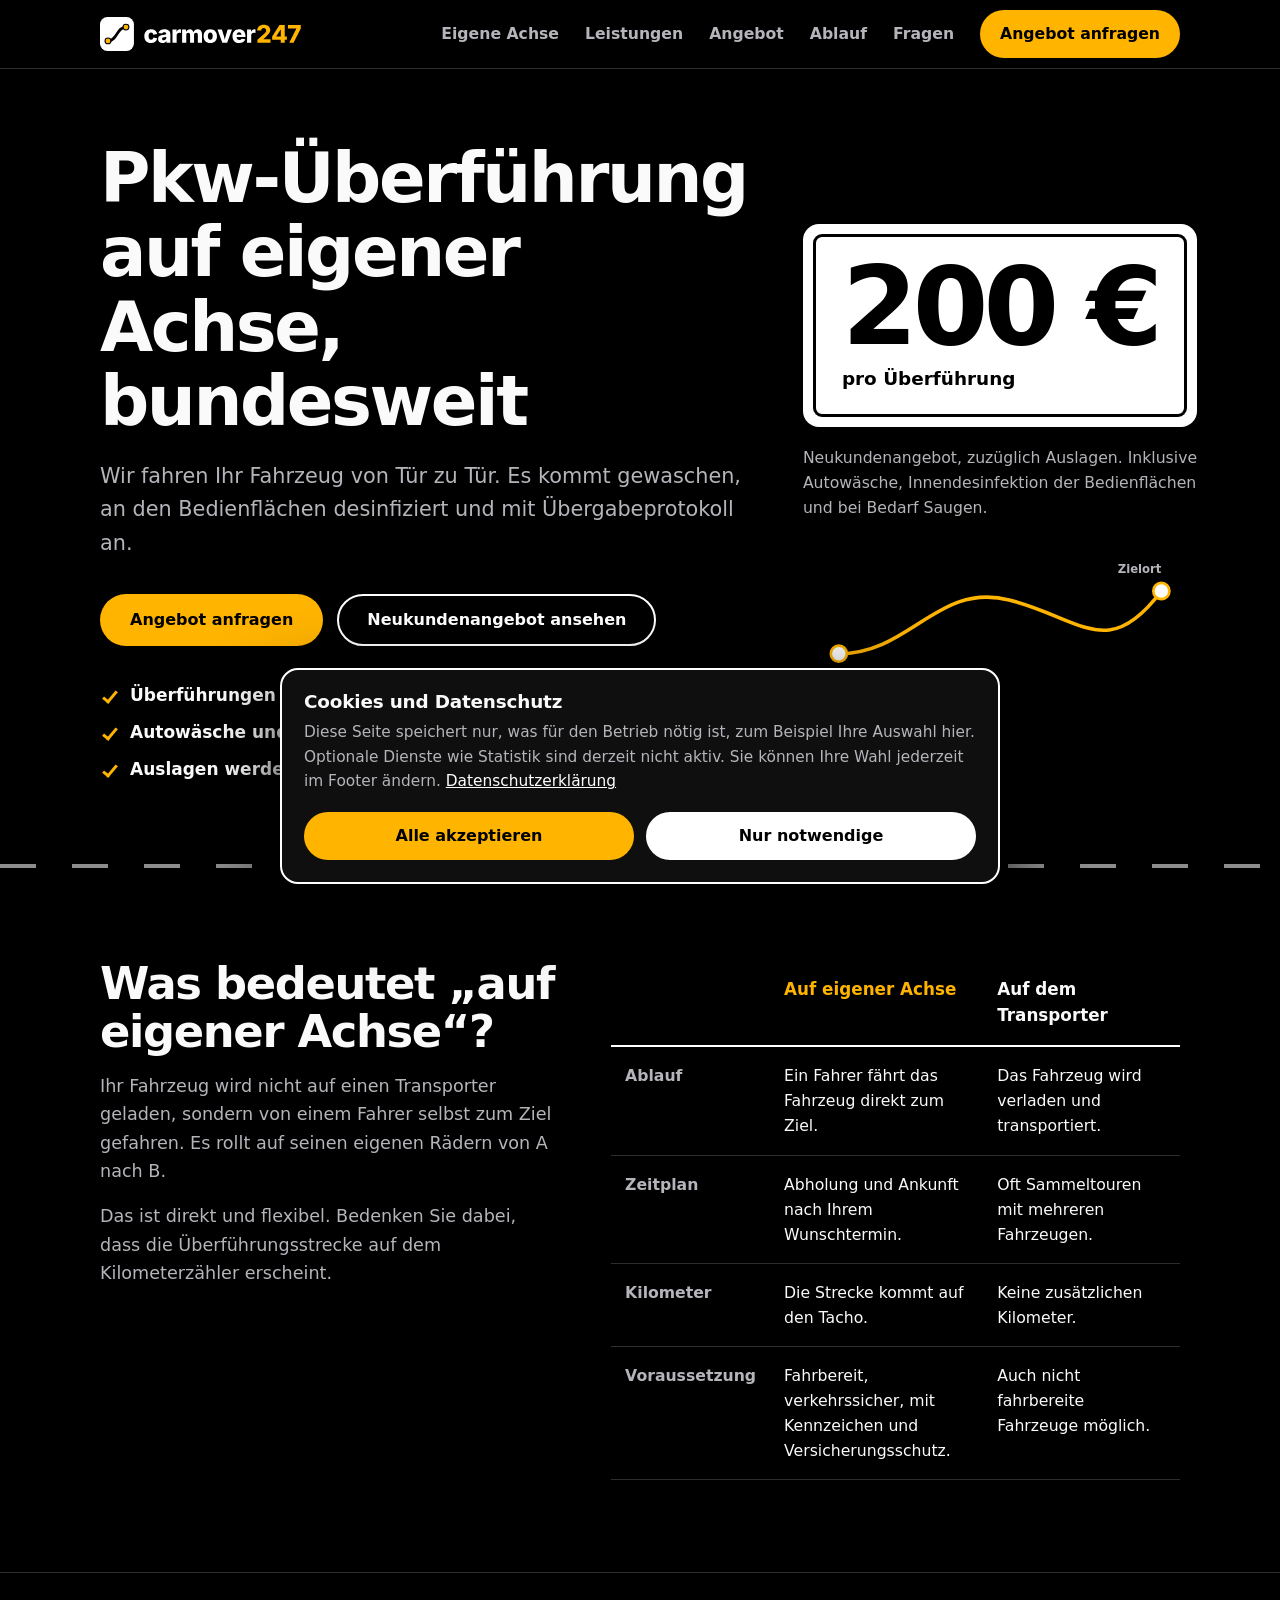
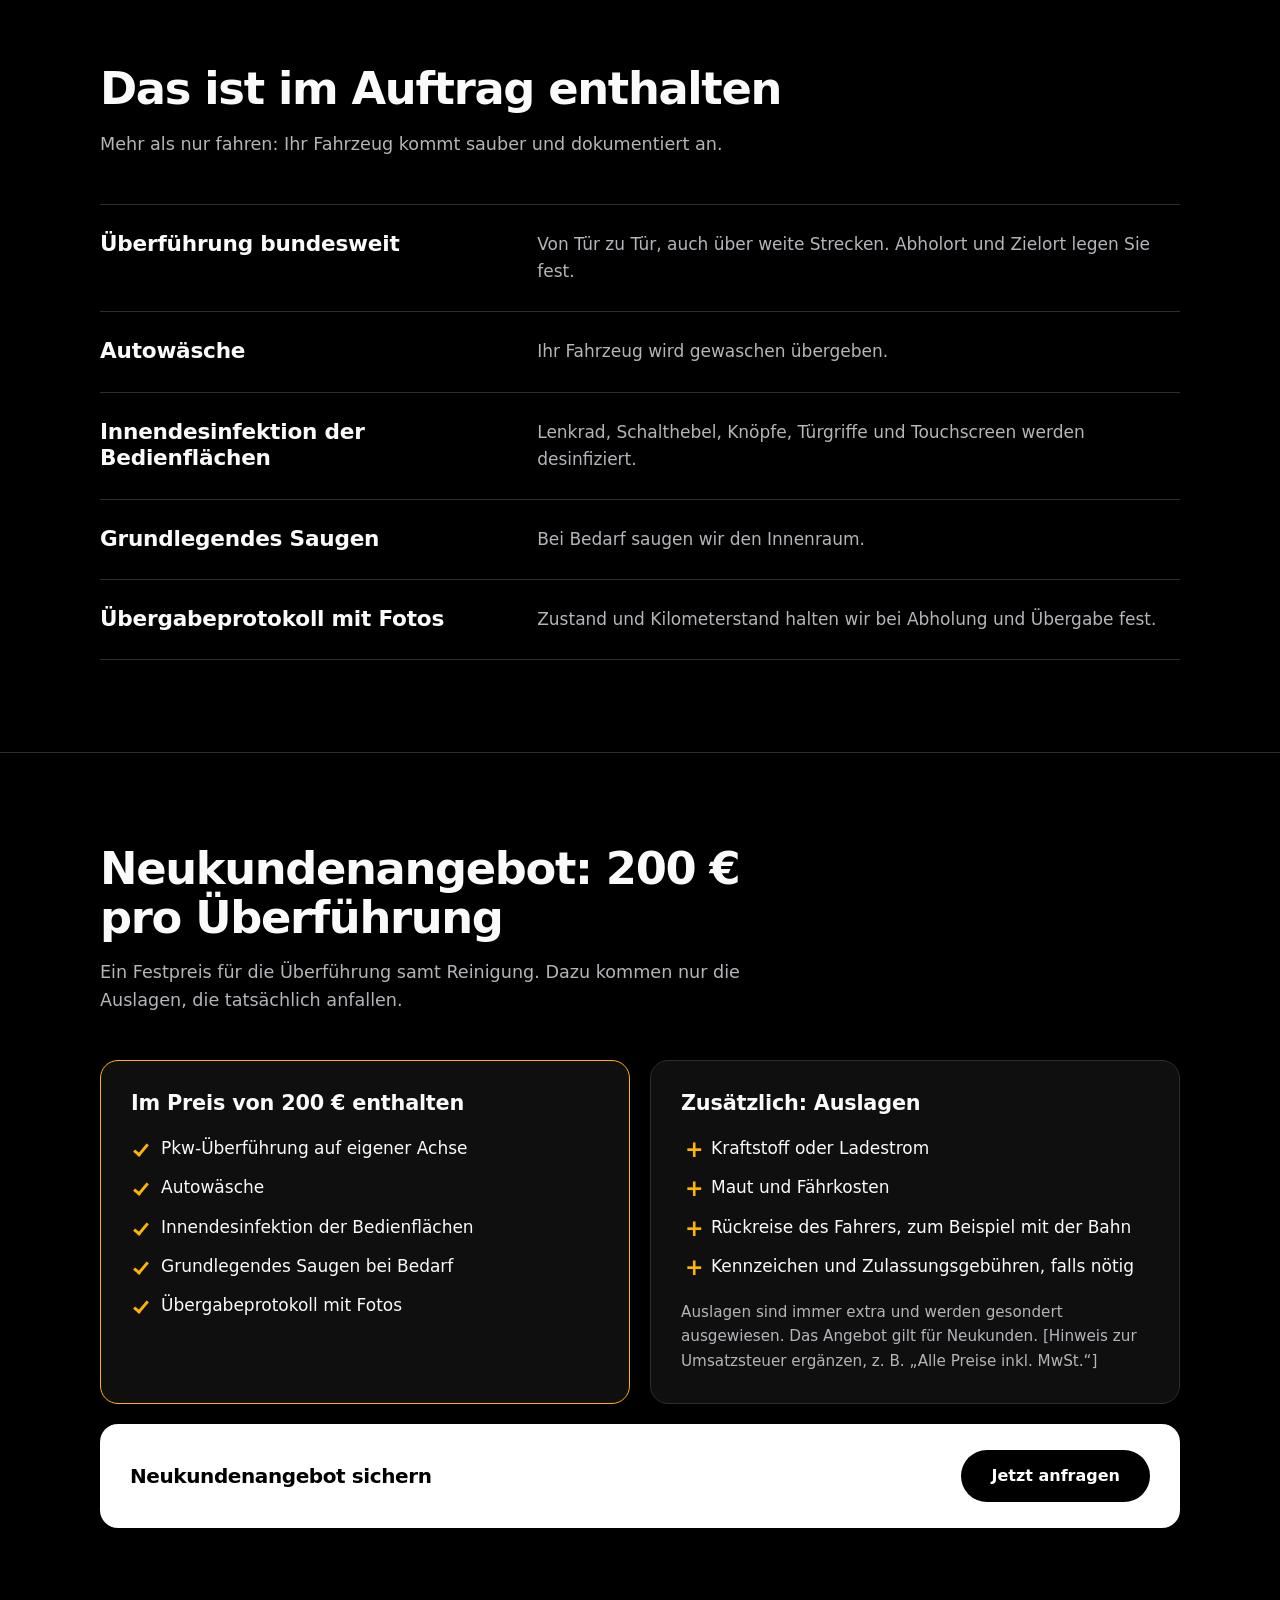
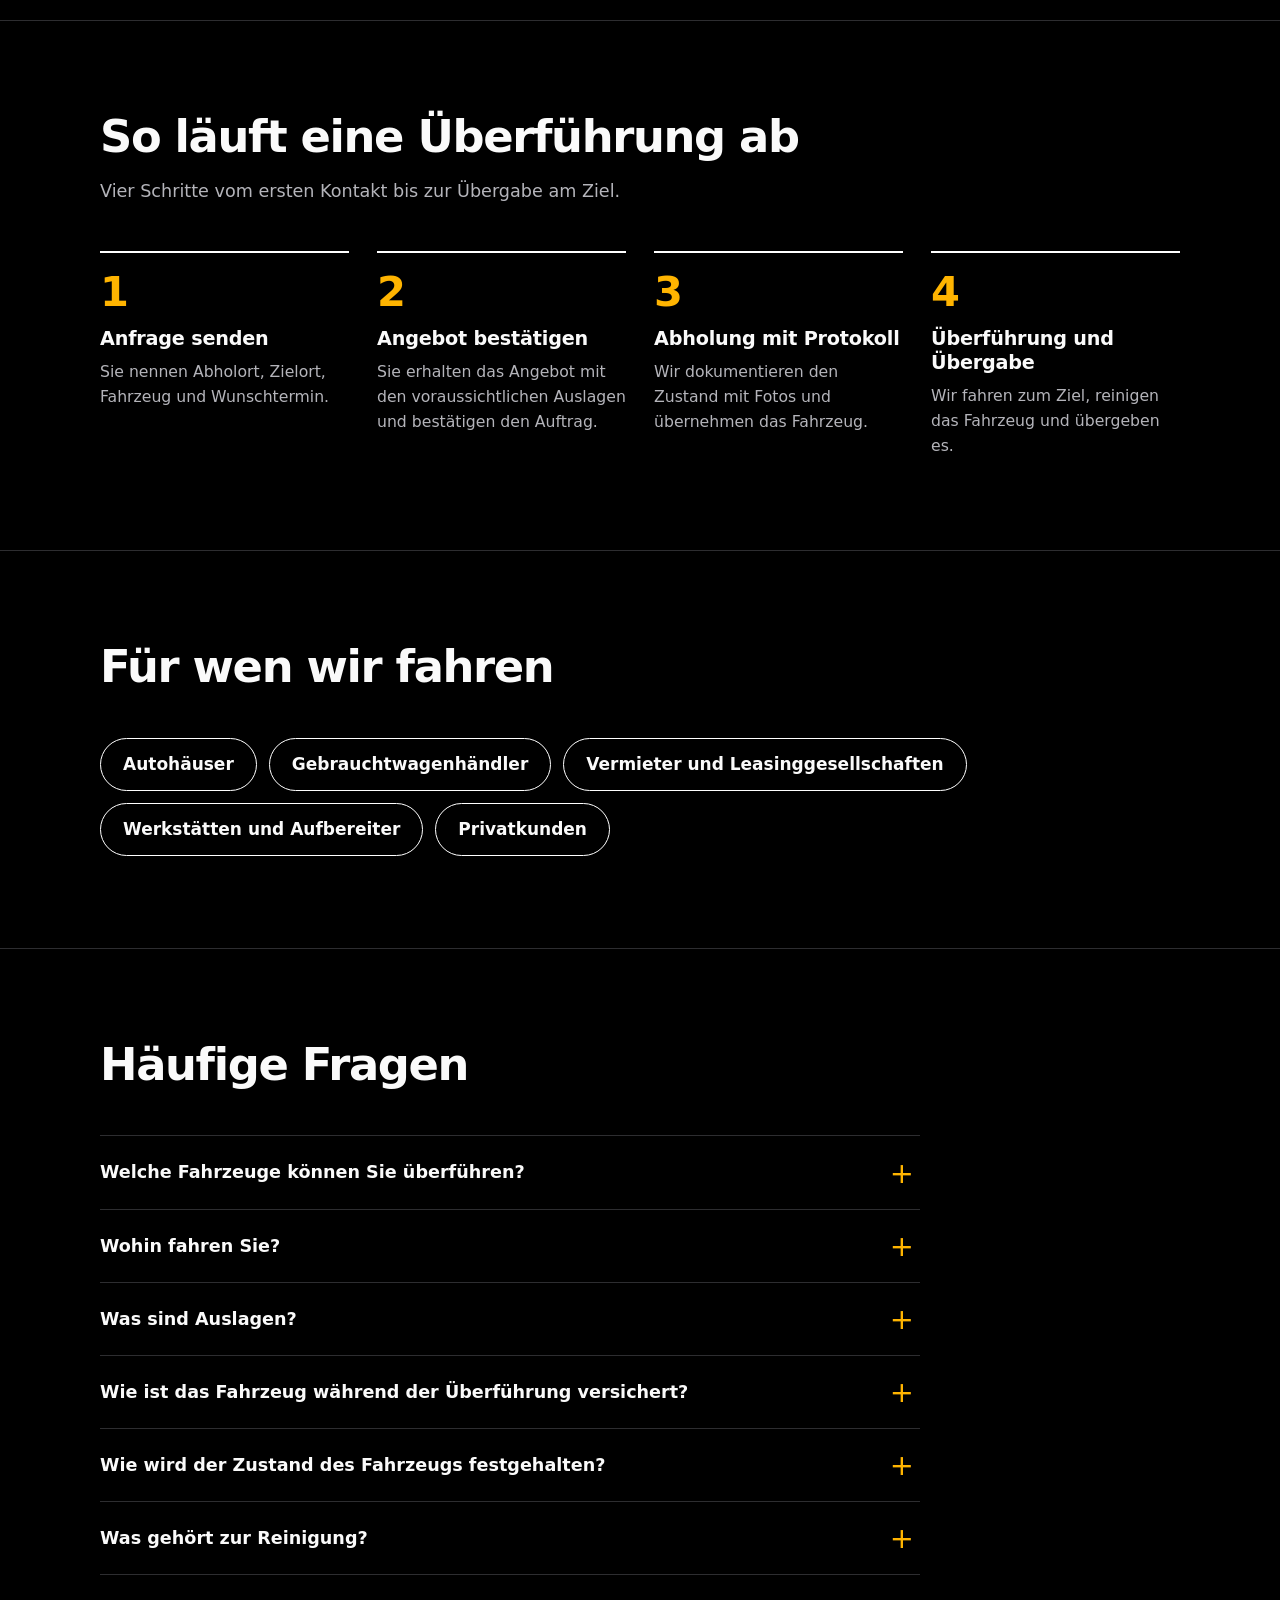
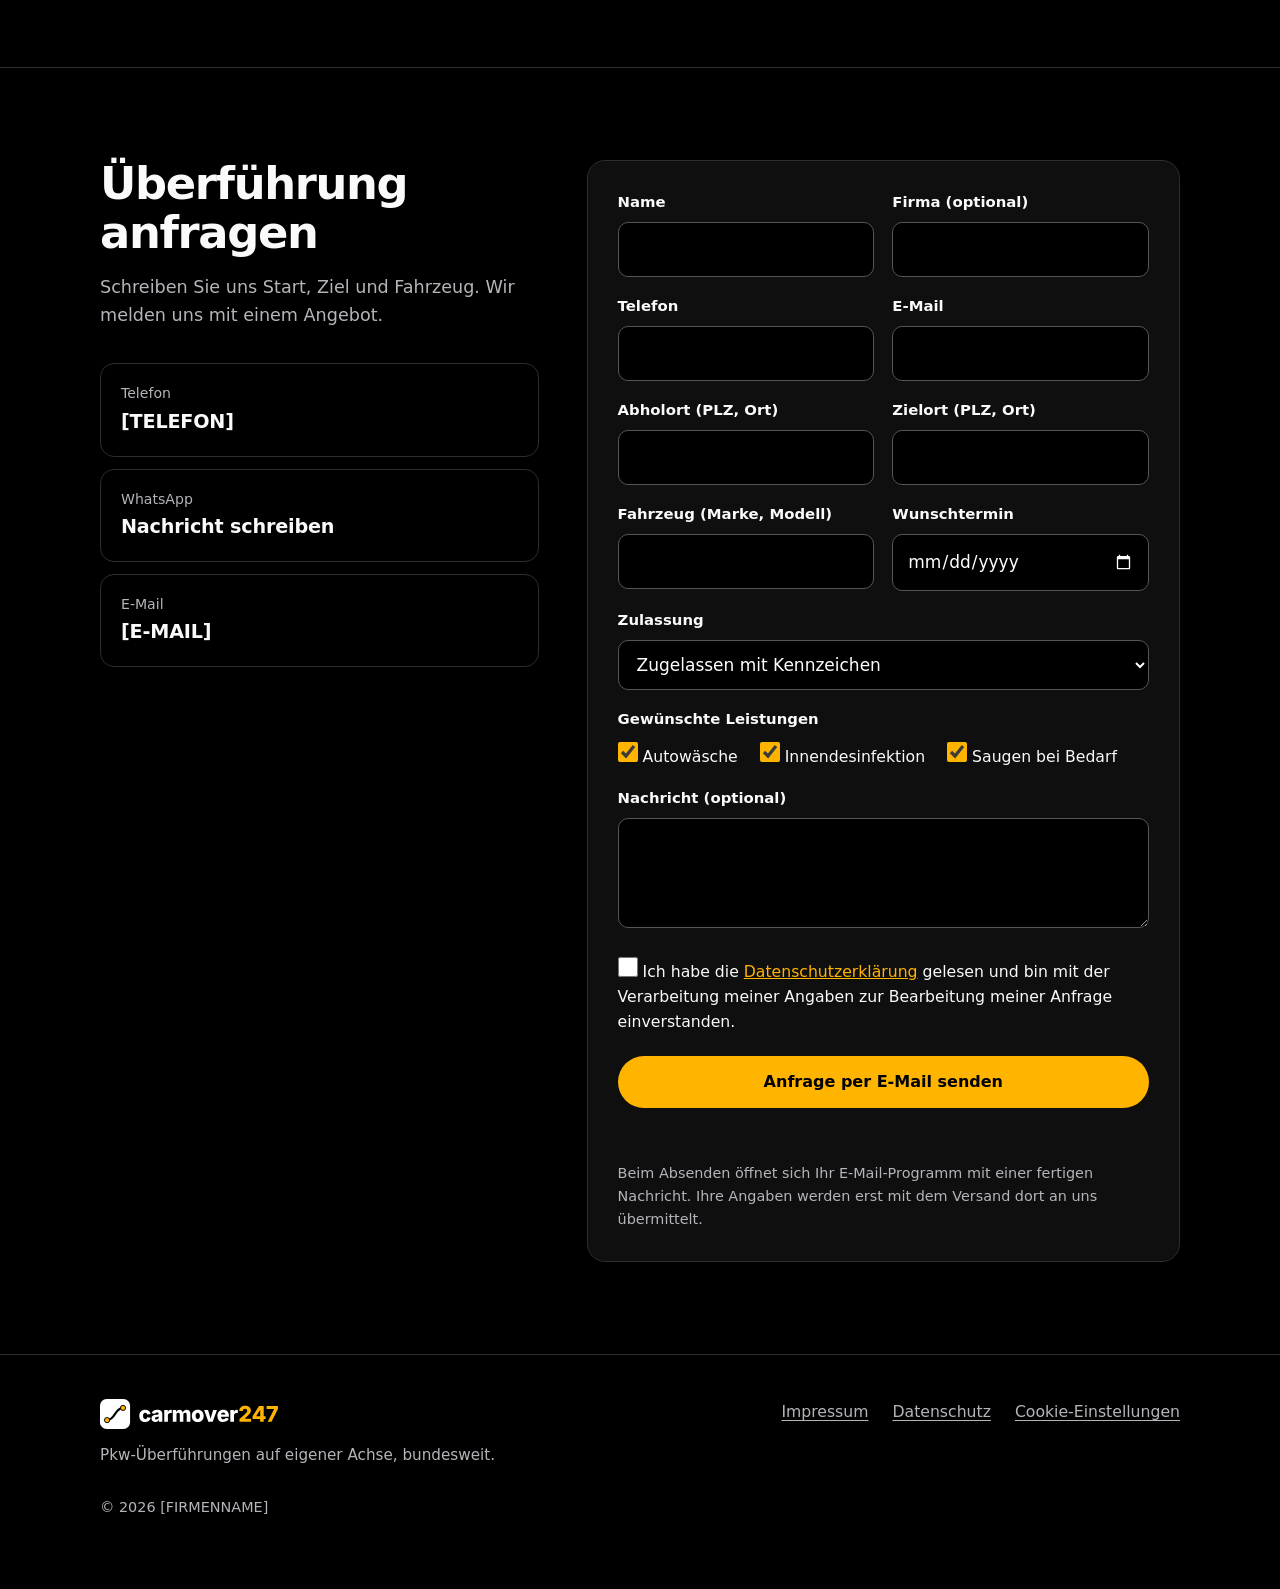
<file: index.html>
<!DOCTYPE html>
<html lang="de">
<head>
  <meta charset="utf-8">
  <meta name="viewport" content="width=device-width, initial-scale=1">
  <title>Pkw-Überführung auf eigener Achse, bundesweit | [FIRMENNAME]</title>
  <meta name="description" content="Pkw-Überführung auf eigener Achse, bundesweit. Neukundenangebot: 200 € pro Überführung inklusive Autowäsche, Innendesinfektion der Bedienflächen und bei Bedarf Saugen. Zzgl. Auslagen.">
  <meta name="robots" content="index, follow">
  <meta name="theme-color" content="#000000">
  <meta property="og:type" content="website">
  <meta property="og:locale" content="de_DE">
  <meta property="og:title" content="Pkw-Überführung auf eigener Achse, bundesweit">
  <meta property="og:description" content="Neukundenangebot: 200 € pro Überführung inklusive Autowäsche und Innendesinfektion der Bedienflächen. Zzgl. Auslagen.">
  <link rel="icon" href="favicon.svg" type="image/svg+xml">
  <link rel="stylesheet" href="css/style.css">
</head>
<body>
  <a class="skip" href="#main">Zum Inhalt springen</a>

  <header class="site-header">
    <div class="wrap bar">
      <a class="brand" href="#top" aria-label="carmover247, zum Seitenanfang">
        <img class="brand-logo" src="logo.svg" alt="carmover247" width="381" height="64">
      </a>
      <button class="nav-toggle" type="button" aria-expanded="false" aria-controls="nav" aria-label="Menü öffnen">
        <svg width="22" height="22" viewBox="0 0 22 22" aria-hidden="true"><path d="M3 6h16M3 11h16M3 16h16" stroke="currentColor" stroke-width="2" stroke-linecap="round"/></svg>
      </button>
      <nav id="nav" class="nav" aria-label="Hauptnavigation">
        <a href="#eigene-achse">Eigene Achse</a>
        <a href="#leistungen">Leistungen</a>
        <a href="#angebot">Angebot</a>
        <a href="#ablauf">Ablauf</a>
        <a href="#faq">Fragen</a>
        <a class="nav-cta" href="#kontakt">Angebot anfragen</a>
      </nav>
    </div>
  </header>

  <main id="main">

    <!-- Hero -->
    <section class="hero" id="top">
      <div class="wrap hero-grid">
        <div class="hero-copy">
          <h1>Pkw-Überführung auf eigener Achse, bundesweit</h1>
          <p class="lead">Wir fahren Ihr Fahrzeug von Tür zu Tür. Es kommt gewaschen, an den Bedienflächen desinfiziert und mit Übergabeprotokoll an.</p>
          <div class="cta-row">
            <a class="btn btn-primary" href="#kontakt">Angebot anfragen</a>
            <a class="btn btn-ghost" href="#angebot">Neukundenangebot ansehen</a>
          </div>
          <ul class="facts">
            <li>Überführungen deutschlandweit</li>
            <li>Autowäsche und Innendesinfektion im Preis enthalten</li>
            <li>Auslagen werden gesondert und transparent ausgewiesen</li>
          </ul>
        </div>

        <aside class="hero-offer" aria-label="Neukundenangebot">
          <div class="plate">
            <div class="plate-inner">
              <span class="price">200&nbsp;€</span>
              <span class="unit">pro Überführung</span>
            </div>
          </div>
          <p class="offer-note">Neukundenangebot, zuzüglich Auslagen. Inklusive Autowäsche, Innendesinfektion der Bedienflächen und bei Bedarf Saugen.</p>
          <svg class="route" viewBox="0 0 440 170" role="img" aria-label="Route vom Abholort zum Zielort">
            <path class="route-line" pathLength="1" d="M40 118C120 118 150 38 230 58S340 128 400 48"/>
            <circle class="route-dot" cx="40" cy="118" r="9"/>
            <circle class="route-dot" cx="400" cy="48" r="9"/>
            <text class="route-label" x="40" y="156">Abholort</text>
            <text class="route-label" x="400" y="28" text-anchor="end">Zielort</text>
          </svg>
        </aside>
      </div>
    </section>
    <div class="roadline" aria-hidden="true"></div>

    <!-- Eigene Achse -->
    <section class="section" id="eigene-achse">
      <div class="wrap split">
        <div class="section-head">
          <h2>Was bedeutet „auf eigener Achse“?</h2>
          <p>Ihr Fahrzeug wird nicht auf einen Transporter geladen, sondern von einem Fahrer selbst zum Ziel gefahren. Es rollt auf seinen eigenen Rädern von A nach B.</p>
          <p>Das ist direkt und flexibel. Bedenken Sie dabei, dass die Überführungsstrecke auf dem Kilometerzähler erscheint.</p>
        </div>
        <div class="table-wrap">
          <table class="compare">
            <thead>
              <tr>
                <th scope="col"><span class="sr-only">Merkmal</span></th>
                <th scope="col" class="hl">Auf eigener Achse</th>
                <th scope="col">Auf dem Transporter</th>
              </tr>
            </thead>
            <tbody>
              <tr>
                <th scope="row">Ablauf</th>
                <td>Ein Fahrer fährt das Fahrzeug direkt zum Ziel.</td>
                <td>Das Fahrzeug wird verladen und transportiert.</td>
              </tr>
              <tr>
                <th scope="row">Zeitplan</th>
                <td>Abholung und Ankunft nach Ihrem Wunschtermin.</td>
                <td>Oft Sammeltouren mit mehreren Fahrzeugen.</td>
              </tr>
              <tr>
                <th scope="row">Kilometer</th>
                <td>Die Strecke kommt auf den Tacho.</td>
                <td>Keine zusätzlichen Kilometer.</td>
              </tr>
              <tr>
                <th scope="row">Voraussetzung</th>
                <td>Fahrbereit, verkehrssicher, mit Kennzeichen und Versicherungsschutz.</td>
                <td>Auch nicht fahrbereite Fahrzeuge möglich.</td>
              </tr>
            </tbody>
          </table>
        </div>
      </div>
    </section>

    <!-- Leistungen -->
    <section class="section" id="leistungen">
      <div class="wrap">
        <div class="section-head">
          <h2>Das ist im Auftrag enthalten</h2>
          <p>Mehr als nur fahren: Ihr Fahrzeug kommt sauber und dokumentiert an.</p>
        </div>
        <div class="rows">
          <div class="row">
            <h3>Überführung bundesweit</h3>
            <p>Von Tür zu Tür, auch über weite Strecken. Abholort und Zielort legen Sie fest.</p>
          </div>
          <div class="row">
            <h3>Autowäsche</h3>
            <p>Ihr Fahrzeug wird gewaschen übergeben.</p>
          </div>
          <div class="row">
            <h3>Innendesinfektion der Bedienflächen</h3>
            <p>Lenkrad, Schalthebel, Knöpfe, Türgriffe und Touchscreen werden desinfiziert.</p>
          </div>
          <div class="row">
            <h3>Grundlegendes Saugen</h3>
            <p>Bei Bedarf saugen wir den Innenraum.</p>
          </div>
          <div class="row">
            <h3>Übergabeprotokoll mit Fotos</h3>
            <p>Zustand und Kilometerstand halten wir bei Abholung und Übergabe fest.</p>
          </div>
        </div>
      </div>
    </section>

    <!-- Angebot -->
    <section class="section" id="angebot">
      <div class="wrap">
        <div class="section-head">
          <h2>Neukundenangebot: 200&nbsp;€ pro Überführung</h2>
          <p>Ein Festpreis für die Überführung samt Reinigung. Dazu kommen nur die Auslagen, die tatsächlich anfallen.</p>
        </div>

        <div class="offer-grid">
          <div class="panel is-accent">
            <h3>Im Preis von 200&nbsp;€ enthalten</h3>
            <ul class="checklist">
              <li>Pkw-Überführung auf eigener Achse</li>
              <li>Autowäsche</li>
              <li>Innendesinfektion der Bedienflächen</li>
              <li>Grundlegendes Saugen bei Bedarf</li>
              <li>Übergabeprotokoll mit Fotos</li>
            </ul>
          </div>
          <div class="panel">
            <h3>Zusätzlich: Auslagen</h3>
            <ul class="pluslist">
              <li>Kraftstoff oder Ladestrom</li>
              <li>Maut und Fährkosten</li>
              <li>Rückreise des Fahrers, zum Beispiel mit der Bahn</li>
              <li>Kennzeichen und Zulassungsgebühren, falls nötig</li>
            </ul>
            <p class="fineprint">Auslagen sind immer extra und werden gesondert ausgewiesen. Das Angebot gilt für Neukunden. [Hinweis zur Umsatzsteuer ergänzen, z. B. „Alle Preise inkl. MwSt.“]</p>
          </div>
        </div>

        <div class="offer-cta">
          <p>Neukundenangebot sichern</p>
          <a class="btn" href="#kontakt">Jetzt anfragen</a>
        </div>
      </div>
    </section>

    <!-- Ablauf -->
    <section class="section" id="ablauf">
      <div class="wrap">
        <div class="section-head">
          <h2>So läuft eine Überführung ab</h2>
          <p>Vier Schritte vom ersten Kontakt bis zur Übergabe am Ziel.</p>
        </div>
        <ol class="steps">
          <li>
            <h3>Anfrage senden</h3>
            <p>Sie nennen Abholort, Zielort, Fahrzeug und Wunschtermin.</p>
          </li>
          <li>
            <h3>Angebot bestätigen</h3>
            <p>Sie erhalten das Angebot mit den voraussichtlichen Auslagen und bestätigen den Auftrag.</p>
          </li>
          <li>
            <h3>Abholung mit Protokoll</h3>
            <p>Wir dokumentieren den Zustand mit Fotos und übernehmen das Fahrzeug.</p>
          </li>
          <li>
            <h3>Überführung und Übergabe</h3>
            <p>Wir fahren zum Ziel, reinigen das Fahrzeug und übergeben es.</p>
          </li>
        </ol>
      </div>
    </section>

    <!-- Für wen -->
    <section class="section" id="fuer-wen">
      <div class="wrap">
        <div class="section-head">
          <h2>Für wen wir fahren</h2>
        </div>
        <ul class="pills">
          <li>Autohäuser</li>
          <li>Gebrauchtwagenhändler</li>
          <li>Vermieter und Leasinggesellschaften</li>
          <li>Werkstätten und Aufbereiter</li>
          <li>Privatkunden</li>
        </ul>
      </div>
    </section>

    <!-- FAQ -->
    <section class="section" id="faq">
      <div class="wrap">
        <div class="section-head">
          <h2>Häufige Fragen</h2>
        </div>
        <div class="faq">
          <details>
            <summary>Welche Fahrzeuge können Sie überführen?</summary>
            <p>Fahrbereite und verkehrssichere Pkw. Das Fahrzeug braucht ein Kennzeichen und gültigen Versicherungsschutz. Ist es nicht zugelassen, kommt zum Beispiel ein Kurzzeitkennzeichen (höchstens 5 Tage gültig) oder ein rotes Kennzeichen in Frage. Das klären wir vorab mit Ihnen.</p>
          </details>
          <details>
            <summary>Wohin fahren Sie?</summary>
            <p>Bundesweit. Abholort und Zielort können Sie frei wählen.</p>
          </details>
          <details>
            <summary>Was sind Auslagen?</summary>
            <p>Das sind Kosten, die für Ihren Auftrag anfallen, zum Beispiel Kraftstoff oder Ladestrom, Maut und Fährkosten, die Rückreise des Fahrers sowie Kennzeichen- und Zulassungsgebühren. Sie sind nicht im Preis von 200&nbsp;€ enthalten und werden gesondert ausgewiesen.</p>
          </details>
          <details>
            <summary>Wie ist das Fahrzeug während der Überführung versichert?</summary>
            <p>[Versicherungsschutz beschreiben, z. B. Versicherer und Art der Deckung. Nur angeben, was tatsächlich abgeschlossen ist.]</p>
          </details>
          <details>
            <summary>Wie wird der Zustand des Fahrzeugs festgehalten?</summary>
            <p>Bei Abholung und Übergabe erstellen wir ein Übergabeprotokoll mit Fotos und Kilometerstand.</p>
          </details>
          <details>
            <summary>Was gehört zur Reinigung?</summary>
            <p>Eine Autowäsche, die Desinfektion der Bedienflächen im Innenraum und bei Bedarf grundlegendes Saugen.</p>
          </details>
        </div>
      </div>
    </section>

    <!-- Kontakt -->
    <section class="section" id="kontakt">
      <div class="wrap contact">
        <div>
          <div class="section-head" style="margin-bottom:0">
            <h2>Überführung anfragen</h2>
            <p>Schreiben Sie uns Start, Ziel und Fahrzeug. Wir melden uns mit einem Angebot.</p>
          </div>
          <div class="contact-links">
            <a class="contact-link" href="tel:+49XXXXXXXXXX">
              <small>Telefon</small>
              <strong>[TELEFON]</strong>
            </a>
            <a class="contact-link" href="https://wa.me/49XXXXXXXXXX" target="_blank" rel="noopener noreferrer">
              <small>WhatsApp</small>
              <strong>Nachricht schreiben</strong>
            </a>
            <a class="contact-link" href="mailto:[E-MAIL]">
              <small>E-Mail</small>
              <strong>[E-MAIL]</strong>
            </a>
          </div>
        </div>

        <form class="form" id="anfrage" data-mail="[E-MAIL]" novalidate>
          <div class="form-grid">
            <div>
              <label for="f-name">Name</label>
              <input type="text" id="f-name" name="name" autocomplete="name" required>
            </div>
            <div>
              <label for="f-firma">Firma (optional)</label>
              <input type="text" id="f-firma" name="firma" autocomplete="organization">
            </div>
            <div>
              <label for="f-tel">Telefon</label>
              <input type="tel" id="f-tel" name="telefon" autocomplete="tel" required>
            </div>
            <div>
              <label for="f-mail">E-Mail</label>
              <input type="email" id="f-mail" name="email" autocomplete="email" required>
            </div>
            <div>
              <label for="f-von">Abholort (PLZ, Ort)</label>
              <input type="text" id="f-von" name="abholort" required>
            </div>
            <div>
              <label for="f-nach">Zielort (PLZ, Ort)</label>
              <input type="text" id="f-nach" name="zielort" required>
            </div>
            <div>
              <label for="f-kfz">Fahrzeug (Marke, Modell)</label>
              <input type="text" id="f-kfz" name="fahrzeug" required>
            </div>
            <div>
              <label for="f-datum">Wunschtermin</label>
              <input type="date" id="f-datum" name="termin">
            </div>
            <div class="full">
              <label for="f-zul">Zulassung</label>
              <select id="f-zul" name="zulassung">
                <option>Zugelassen mit Kennzeichen</option>
                <option>Nicht zugelassen, Kennzeichen nötig</option>
                <option>Weiß ich nicht</option>
              </select>
            </div>
            <fieldset class="full">
              <legend>Gewünschte Leistungen</legend>
              <div class="checks">
                <label class="check"><input type="checkbox" name="leistung" value="Autowäsche" checked> Autowäsche</label>
                <label class="check"><input type="checkbox" name="leistung" value="Innendesinfektion der Bedienflächen" checked> Innendesinfektion</label>
                <label class="check"><input type="checkbox" name="leistung" value="Saugen bei Bedarf" checked> Saugen bei Bedarf</label>
              </div>
            </fieldset>
            <div class="full">
              <label for="f-msg">Nachricht (optional)</label>
              <textarea id="f-msg" name="nachricht"></textarea>
            </div>
            <div class="full">
              <label class="check">
                <input type="checkbox" id="f-dsgvo" name="datenschutz" required>
                <span>Ich habe die <a href="datenschutz.html">Datenschutzerklärung</a> gelesen und bin mit der Verarbeitung meiner Angaben zur Bearbeitung meiner Anfrage einverstanden.</span>
              </label>
            </div>
          </div>
          <button class="btn btn-primary btn-block" type="submit" style="margin-top:22px">Anfrage per E-Mail senden</button>
          <p class="form-status" id="form-status" role="status" aria-live="polite"></p>
          <p class="form-hint">Beim Absenden öffnet sich Ihr E-Mail-Programm mit einer fertigen Nachricht. Ihre Angaben werden erst mit dem Versand dort an uns übermittelt.</p>
        </form>
      </div>
    </section>

  </main>

  <footer class="site-footer">
    <div class="wrap footer-grid">
      <div>
        <a class="brand" href="#top" aria-label="carmover247, zum Seitenanfang"><img class="brand-logo" src="logo.svg" alt="carmover247" width="381" height="64"></a>
        <p>Pkw-Überführungen auf eigener Achse, bundesweit.</p>
      </div>
      <nav class="footer-links" aria-label="Rechtliches">
        <a href="impressum.html">Impressum</a>
        <a href="datenschutz.html">Datenschutz</a>
        <button type="button" data-cookie-settings>Cookie-Einstellungen</button>
      </nav>
    </div>
    <div class="wrap"><p class="muted" style="margin-top:28px;font-size:.9rem">&copy; <span id="year">2026</span> [FIRMENNAME]</p></div>
  </footer>

  <script src="js/cookie.js" defer></script>
  <script src="js/main.js" defer></script>
</body>
</html>
</file>
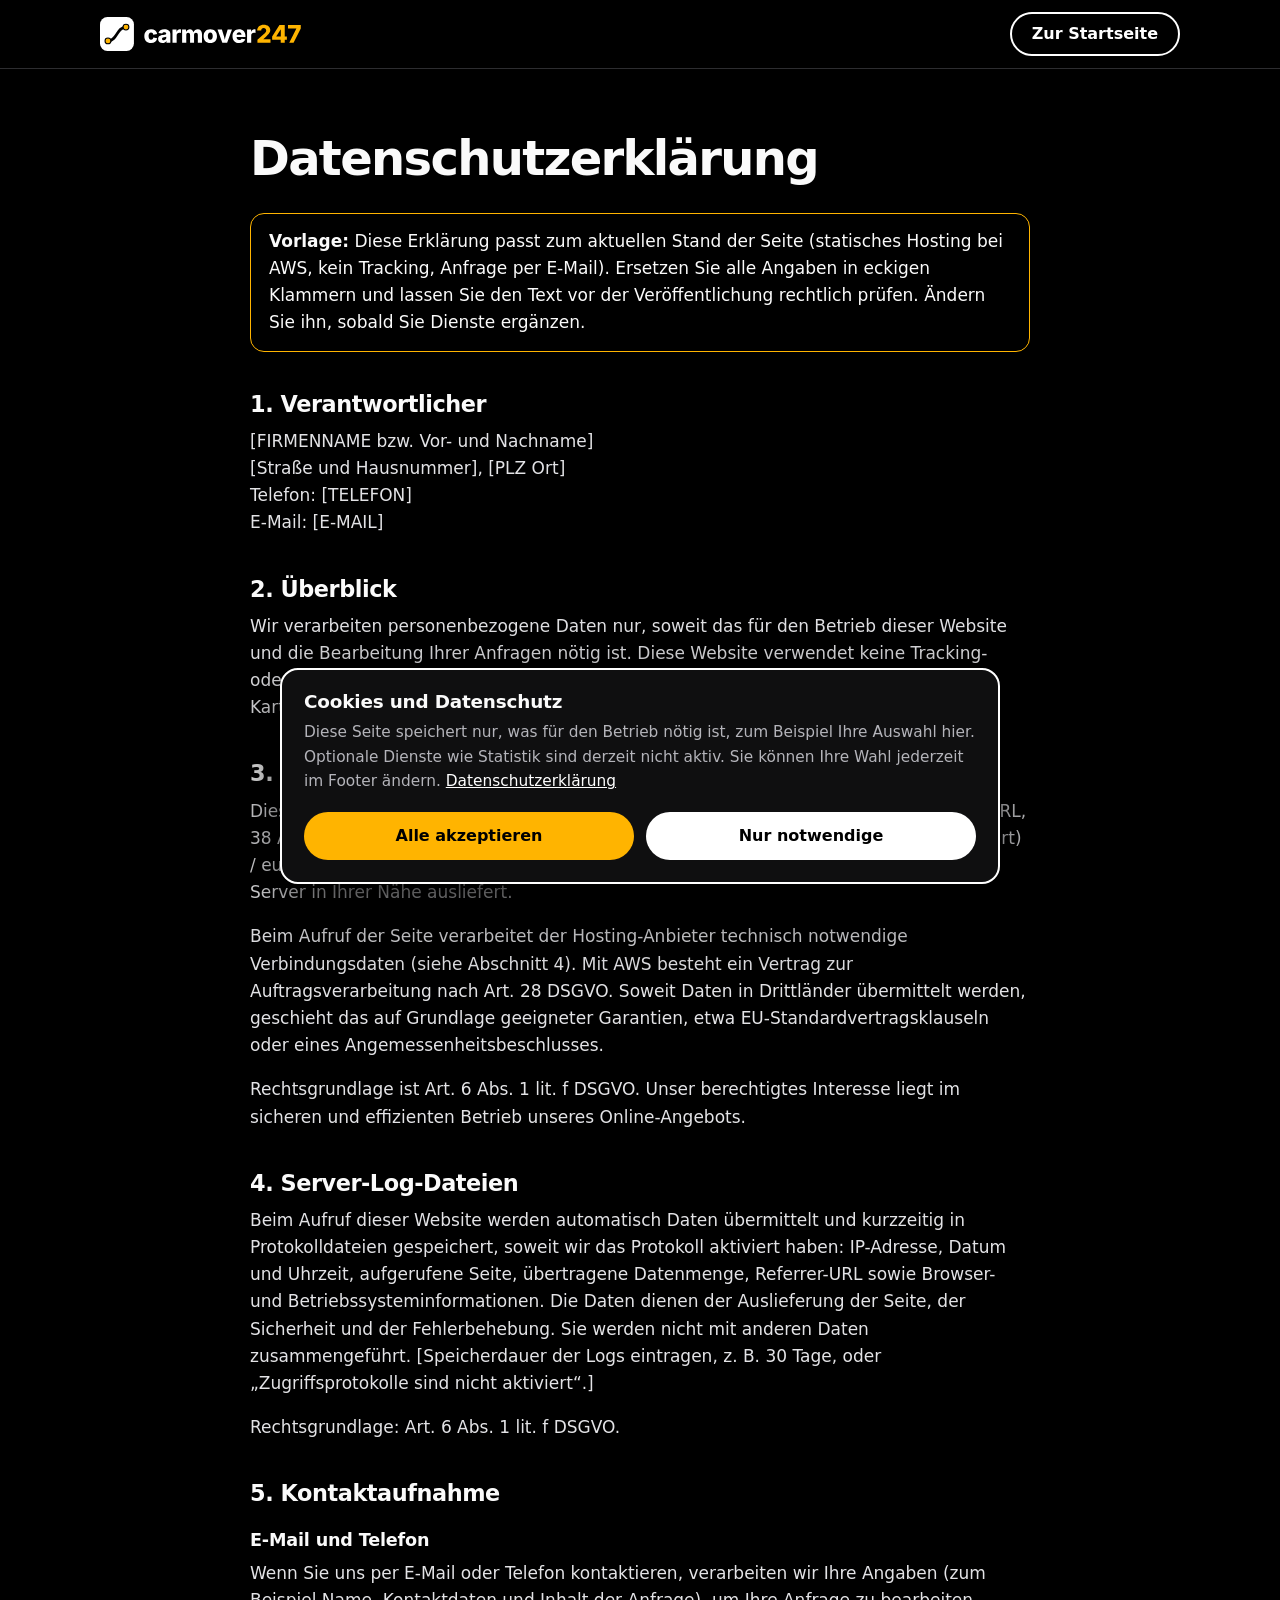
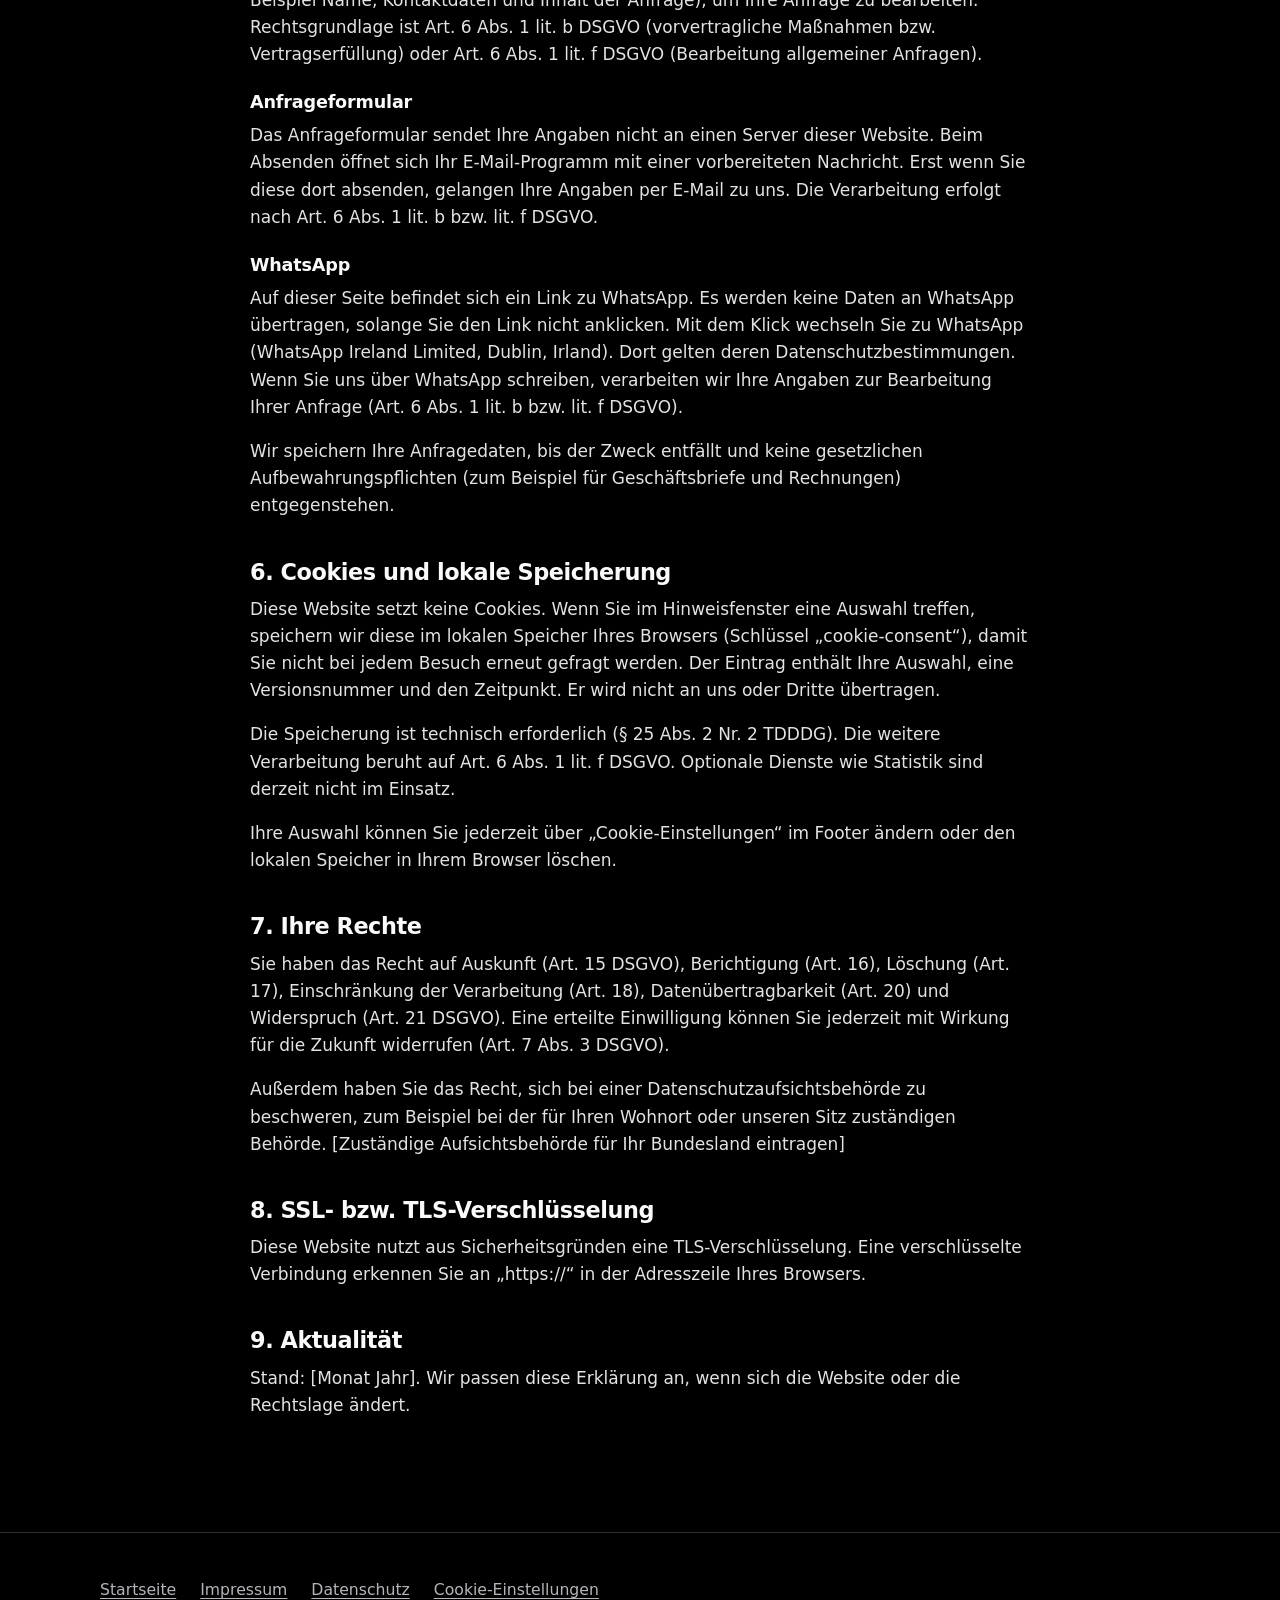
<file: datenschutz.html>
<!DOCTYPE html>
<html lang="de">
<head>
  <meta charset="utf-8">
  <meta name="viewport" content="width=device-width, initial-scale=1">
  <title>Datenschutzerklärung | [FIRMENNAME]</title>
  <meta name="robots" content="noindex, follow">
  <meta name="theme-color" content="#000000">
  <link rel="icon" href="favicon.svg" type="image/svg+xml">
  <link rel="stylesheet" href="css/style.css">
</head>
<body>
  <header class="site-header">
    <div class="wrap bar">
      <a class="brand" href="index.html" aria-label="carmover247, zur Startseite"><img class="brand-logo" src="logo.svg" alt="carmover247" width="381" height="64"></a>
      <a class="btn btn-ghost" href="index.html" style="min-height:44px;padding:0 20px">Zur Startseite</a>
    </div>
  </header>

  <main class="wrap legal">
    <h1>Datenschutzerklärung</h1>

    <p class="note"><strong>Vorlage:</strong> Diese Erklärung passt zum aktuellen Stand der Seite (statisches Hosting bei AWS, kein Tracking, Anfrage per E-Mail). Ersetzen Sie alle Angaben in eckigen Klammern und lassen Sie den Text vor der Veröffentlichung rechtlich prüfen. Ändern Sie ihn, sobald Sie Dienste ergänzen.</p>

    <h2>1. Verantwortlicher</h2>
    <p>
      [FIRMENNAME bzw. Vor- und Nachname]<br>
      [Straße und Hausnummer], [PLZ Ort]<br>
      Telefon: [TELEFON]<br>
      E-Mail: [E-MAIL]
    </p>

    <h2>2. Überblick</h2>
    <p>Wir verarbeiten personenbezogene Daten nur, soweit das für den Betrieb dieser Website und die Bearbeitung Ihrer Anfragen nötig ist. Diese Website verwendet keine Tracking- oder Analysedienste, keine Werbe-Cookies und keine extern eingebundenen Schriften, Karten oder Videos.</p>

    <h2>3. Hosting bei Amazon Web Services (AWS)</h2>
    <p>Diese Website wird bei Amazon Web Services gehostet (Amazon Web Services EMEA SARL, 38 Avenue John F. Kennedy, L-1855 Luxemburg). Wir nutzen die Region [Europa (Frankfurt) / eu-central-1] und ein Content Delivery Network (Amazon CloudFront), das Inhalte über Server in Ihrer Nähe ausliefert.</p>
    <p>Beim Aufruf der Seite verarbeitet der Hosting-Anbieter technisch notwendige Verbindungsdaten (siehe Abschnitt 4). Mit AWS besteht ein Vertrag zur Auftragsverarbeitung nach Art. 28 DSGVO. Soweit Daten in Drittländer übermittelt werden, geschieht das auf Grundlage geeigneter Garantien, etwa EU-Standardvertragsklauseln oder eines Angemessenheitsbeschlusses.</p>
    <p>Rechtsgrundlage ist Art. 6 Abs. 1 lit. f DSGVO. Unser berechtigtes Interesse liegt im sicheren und effizienten Betrieb unseres Online-Angebots.</p>

    <h2>4. Server-Log-Dateien</h2>
    <p>Beim Aufruf dieser Website werden automatisch Daten übermittelt und kurzzeitig in Protokolldateien gespeichert, soweit wir das Protokoll aktiviert haben: IP-Adresse, Datum und Uhrzeit, aufgerufene Seite, übertragene Datenmenge, Referrer-URL sowie Browser- und Betriebssysteminformationen. Die Daten dienen der Auslieferung der Seite, der Sicherheit und der Fehlerbehebung. Sie werden nicht mit anderen Daten zusammengeführt. [Speicherdauer der Logs eintragen, z. B. 30 Tage, oder „Zugriffsprotokolle sind nicht aktiviert“.]</p>
    <p>Rechtsgrundlage: Art. 6 Abs. 1 lit. f DSGVO.</p>

    <h2>5. Kontaktaufnahme</h2>
    <h3>E-Mail und Telefon</h3>
    <p>Wenn Sie uns per E-Mail oder Telefon kontaktieren, verarbeiten wir Ihre Angaben (zum Beispiel Name, Kontaktdaten und Inhalt der Anfrage), um Ihre Anfrage zu bearbeiten. Rechtsgrundlage ist Art. 6 Abs. 1 lit. b DSGVO (vorvertragliche Maßnahmen bzw. Vertragserfüllung) oder Art. 6 Abs. 1 lit. f DSGVO (Bearbeitung allgemeiner Anfragen).</p>
    <h3>Anfrageformular</h3>
    <p>Das Anfrageformular sendet Ihre Angaben nicht an einen Server dieser Website. Beim Absenden öffnet sich Ihr E-Mail-Programm mit einer vorbereiteten Nachricht. Erst wenn Sie diese dort absenden, gelangen Ihre Angaben per E-Mail zu uns. Die Verarbeitung erfolgt nach Art. 6 Abs. 1 lit. b bzw. lit. f DSGVO.</p>
    <h3>WhatsApp</h3>
    <p>Auf dieser Seite befindet sich ein Link zu WhatsApp. Es werden keine Daten an WhatsApp übertragen, solange Sie den Link nicht anklicken. Mit dem Klick wechseln Sie zu WhatsApp (WhatsApp Ireland Limited, Dublin, Irland). Dort gelten deren Datenschutzbestimmungen. Wenn Sie uns über WhatsApp schreiben, verarbeiten wir Ihre Angaben zur Bearbeitung Ihrer Anfrage (Art. 6 Abs. 1 lit. b bzw. lit. f DSGVO).</p>
    <p>Wir speichern Ihre Anfragedaten, bis der Zweck entfällt und keine gesetzlichen Aufbewahrungspflichten (zum Beispiel für Geschäftsbriefe und Rechnungen) entgegenstehen.</p>

    <h2>6. Cookies und lokale Speicherung</h2>
    <p>Diese Website setzt keine Cookies. Wenn Sie im Hinweisfenster eine Auswahl treffen, speichern wir diese im lokalen Speicher Ihres Browsers (Schlüssel „cookie-consent“), damit Sie nicht bei jedem Besuch erneut gefragt werden. Der Eintrag enthält Ihre Auswahl, eine Versionsnummer und den Zeitpunkt. Er wird nicht an uns oder Dritte übertragen.</p>
    <p>Die Speicherung ist technisch erforderlich (§ 25 Abs. 2 Nr. 2 TDDDG). Die weitere Verarbeitung beruht auf Art. 6 Abs. 1 lit. f DSGVO. Optionale Dienste wie Statistik sind derzeit nicht im Einsatz.</p>
    <p>Ihre Auswahl können Sie jederzeit über „Cookie-Einstellungen“ im Footer ändern oder den lokalen Speicher in Ihrem Browser löschen.</p>

    <h2>7. Ihre Rechte</h2>
    <p>Sie haben das Recht auf Auskunft (Art. 15 DSGVO), Berichtigung (Art. 16), Löschung (Art. 17), Einschränkung der Verarbeitung (Art. 18), Datenübertragbarkeit (Art. 20) und Widerspruch (Art. 21 DSGVO). Eine erteilte Einwilligung können Sie jederzeit mit Wirkung für die Zukunft widerrufen (Art. 7 Abs. 3 DSGVO).</p>
    <p>Außerdem haben Sie das Recht, sich bei einer Datenschutzaufsichtsbehörde zu beschweren, zum Beispiel bei der für Ihren Wohnort oder unseren Sitz zuständigen Behörde. [Zuständige Aufsichtsbehörde für Ihr Bundesland eintragen]</p>

    <h2>8. SSL- bzw. TLS-Verschlüsselung</h2>
    <p>Diese Website nutzt aus Sicherheitsgründen eine TLS-Verschlüsselung. Eine verschlüsselte Verbindung erkennen Sie an „https://“ in der Adresszeile Ihres Browsers.</p>

    <h2>9. Aktualität</h2>
    <p>Stand: [Monat Jahr]. Wir passen diese Erklärung an, wenn sich die Website oder die Rechtslage ändert.</p>
  </main>

  <footer class="site-footer">
    <div class="wrap footer-grid">
      <nav class="footer-links" aria-label="Rechtliches">
        <a href="index.html">Startseite</a>
        <a href="impressum.html">Impressum</a>
        <a href="datenschutz.html">Datenschutz</a>
        <button type="button" data-cookie-settings>Cookie-Einstellungen</button>
      </nav>
    </div>
  </footer>

  <script src="js/cookie.js" defer></script>
</body>
</html>
</file>
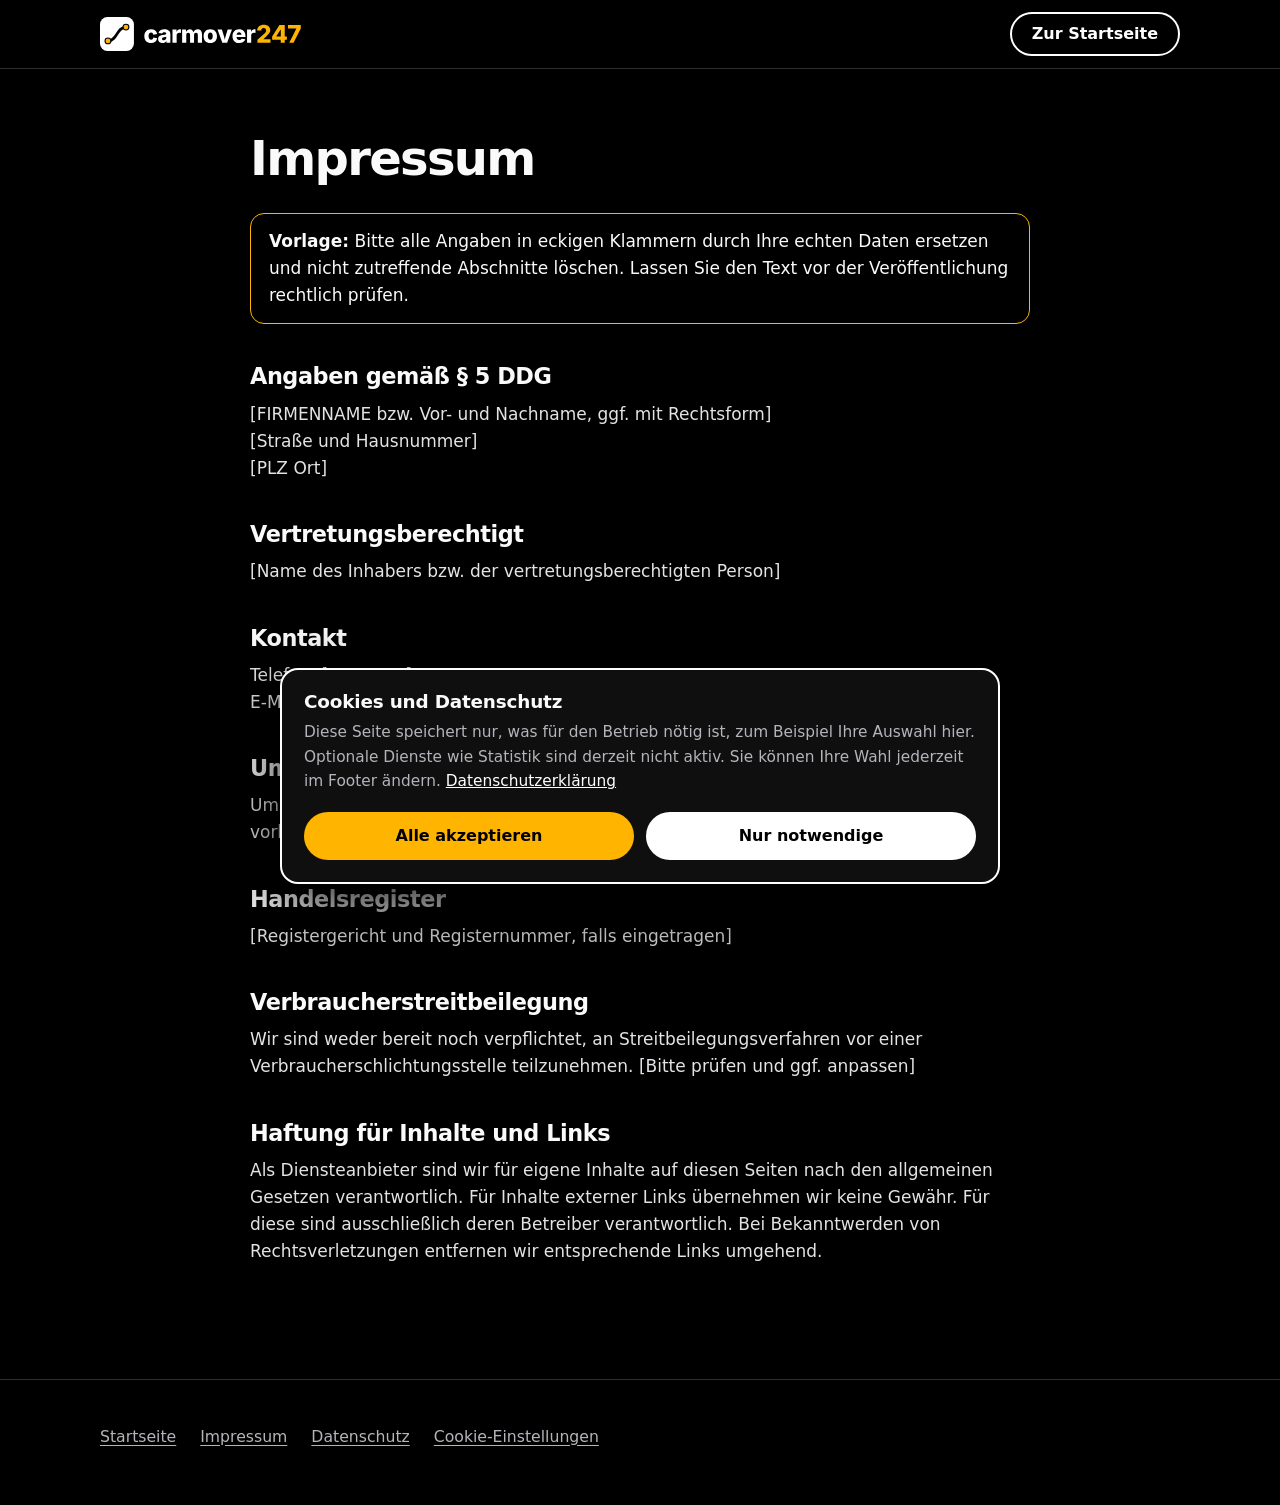
<file: impressum.html>
<!DOCTYPE html>
<html lang="de">
<head>
  <meta charset="utf-8">
  <meta name="viewport" content="width=device-width, initial-scale=1">
  <title>Impressum | [FIRMENNAME]</title>
  <meta name="robots" content="noindex, follow">
  <meta name="theme-color" content="#000000">
  <link rel="icon" href="favicon.svg" type="image/svg+xml">
  <link rel="stylesheet" href="css/style.css">
</head>
<body>
  <header class="site-header">
    <div class="wrap bar">
      <a class="brand" href="index.html" aria-label="carmover247, zur Startseite"><img class="brand-logo" src="logo.svg" alt="carmover247" width="381" height="64"></a>
      <a class="btn btn-ghost" href="index.html" style="min-height:44px;padding:0 20px">Zur Startseite</a>
    </div>
  </header>

  <main class="wrap legal">
    <h1>Impressum</h1>

    <p class="note"><strong>Vorlage:</strong> Bitte alle Angaben in eckigen Klammern durch Ihre echten Daten ersetzen und nicht zutreffende Abschnitte löschen. Lassen Sie den Text vor der Veröffentlichung rechtlich prüfen.</p>

    <h2>Angaben gemäß § 5 DDG</h2>
    <p>
      [FIRMENNAME bzw. Vor- und Nachname, ggf. mit Rechtsform]<br>
      [Straße und Hausnummer]<br>
      [PLZ Ort]
    </p>

    <h2>Vertretungsberechtigt</h2>
    <p>[Name des Inhabers bzw. der vertretungsberechtigten Person]</p>

    <h2>Kontakt</h2>
    <p>
      Telefon: [TELEFON]<br>
      E-Mail: [E-MAIL]
    </p>

    <h2>Umsatzsteuer-ID</h2>
    <p>Umsatzsteuer-Identifikationsnummer gemäß § 27a Umsatzsteuergesetz: [USt-IdNr., falls vorhanden]</p>

    <h2>Handelsregister</h2>
    <p>[Registergericht und Registernummer, falls eingetragen]</p>

    <h2>Verbraucherstreitbeilegung</h2>
    <p>Wir sind weder bereit noch verpflichtet, an Streitbeilegungsverfahren vor einer Verbraucherschlichtungsstelle teilzunehmen. [Bitte prüfen und ggf. anpassen]</p>

    <h2>Haftung für Inhalte und Links</h2>
    <p>Als Diensteanbieter sind wir für eigene Inhalte auf diesen Seiten nach den allgemeinen Gesetzen verantwortlich. Für Inhalte externer Links übernehmen wir keine Gewähr. Für diese sind ausschließlich deren Betreiber verantwortlich. Bei Bekanntwerden von Rechtsverletzungen entfernen wir entsprechende Links umgehend.</p>
  </main>

  <footer class="site-footer">
    <div class="wrap footer-grid">
      <nav class="footer-links" aria-label="Rechtliches">
        <a href="index.html">Startseite</a>
        <a href="impressum.html">Impressum</a>
        <a href="datenschutz.html">Datenschutz</a>
        <button type="button" data-cookie-settings>Cookie-Einstellungen</button>
      </nav>
    </div>
  </footer>

  <script src="js/cookie.js" defer></script>
</body>
</html>
</file>
<file: css/style.css>
/* ==========================================================
   Pkw-Überführung Landingpage – Stylesheet
   Keine externen Schriften oder Ressourcen (DSGVO-freundlich)
   ========================================================== */

:root {
  --bg: #000;
  --surface: #0f0f10;
  --surface-2: #181819;
  --line: #2d2d30;
  --text: #fafafa;
  --muted: #b4b4ba;
  --accent: #ffb400;
  --accent-ink: #000;
  --plate: #fff;
  --radius: 14px;
  --wrap: 1120px;
  --font: ui-sans-serif, system-ui, -apple-system, "Segoe UI", Roboto, "Helvetica Neue", Arial, "Noto Sans", sans-serif;
}

*,
*::before,
*::after { box-sizing: border-box; }

html {
  scroll-behavior: smooth;
  scroll-padding-top: 84px;
  -webkit-text-size-adjust: 100%;
}

body {
  margin: 0;
  background: var(--bg);
  color: var(--text);
  font: 400 1.0625rem/1.6 var(--font);
  -webkit-font-smoothing: antialiased;
  text-rendering: optimizeLegibility;
}

img, svg { display: block; max-width: 100%; }
a { color: inherit; }
p { margin: 0 0 1em; }

:focus-visible {
  outline: 3px solid var(--accent);
  outline-offset: 3px;
  border-radius: 4px;
}

.wrap {
  width: 100%;
  max-width: var(--wrap);
  margin: 0 auto;
  padding: 0 20px;
}

.skip {
  position: absolute;
  left: -999px;
  top: 8px;
  z-index: 200;
  background: var(--accent);
  color: var(--accent-ink);
  padding: 10px 16px;
  border-radius: 8px;
  font-weight: 700;
}
.skip:focus { left: 8px; }

.sr-only {
  position: absolute;
  width: 1px;
  height: 1px;
  margin: -1px;
  padding: 0;
  overflow: hidden;
  clip: rect(0, 0, 0, 0);
  white-space: nowrap;
  border: 0;
}

/* ---------- Typografie ---------- */

h1, h2, h3 { margin: 0; line-height: 1.08; }

h1 {
  font-size: clamp(2.35rem, 6.2vw, 4.3rem);
  font-weight: 800;
  letter-spacing: -0.035em;
}

h2 {
  font-size: clamp(1.8rem, 3.8vw, 2.8rem);
  font-weight: 800;
  letter-spacing: -0.03em;
}

h3 {
  font-size: 1.2rem;
  font-weight: 700;
  letter-spacing: -0.01em;
  line-height: 1.25;
}

.lead {
  font-size: clamp(1.1rem, 2vw, 1.3rem);
  color: var(--muted);
  max-width: 34em;
  margin: 22px 0 0;
}

.muted { color: var(--muted); }

/* ---------- Buttons ---------- */

.btn {
  display: inline-flex;
  align-items: center;
  justify-content: center;
  min-height: 52px;
  padding: 0 28px;
  border-radius: 999px;
  border: 2px solid transparent;
  font: 700 1rem/1 var(--font);
  text-decoration: none;
  cursor: pointer;
  transition: background-color .15s, color .15s, border-color .15s;
}

.btn-primary { background: var(--accent); color: var(--accent-ink); }
.btn-primary:hover { background: #ffc733; }

.btn-ghost { border-color: #fff; color: #fff; background: transparent; }
.btn-ghost:hover { background: #fff; color: #000; }

.btn-white { background: #fff; color: #000; }
.btn-white:hover { background: #e8e8e8; }

.btn-block { width: 100%; }

/* ---------- Header ---------- */

.site-header {
  position: sticky;
  top: 0;
  z-index: 50;
  background: rgba(0, 0, 0, .88);
  -webkit-backdrop-filter: blur(10px);
  backdrop-filter: blur(10px);
  border-bottom: 1px solid var(--line);
}

.bar {
  display: flex;
  align-items: center;
  justify-content: space-between;
  min-height: 68px;
  gap: 16px;
}

.brand {
  display: inline-flex;
  align-items: center;
  gap: 10px;
  font-weight: 800;
  font-size: 1.1rem;
  letter-spacing: -0.02em;
  text-decoration: none;
}

.brand-logo { display: block; height: 34px; width: auto; flex: none; }
.site-footer .brand-logo { height: 30px; }
@media (max-width: 380px) { .brand-logo { height: 28px; } }

.nav { display: flex; align-items: center; gap: 26px; }

.nav a {
  color: var(--muted);
  text-decoration: none;
  font-weight: 600;
  font-size: .98rem;
}
.nav a:hover { color: #fff; }

.nav a.nav-cta {
  color: var(--accent-ink);
  background: var(--accent);
  padding: 11px 20px;
  border-radius: 999px;
  font-weight: 700;
}
.nav a.nav-cta:hover { background: #ffc733; color: var(--accent-ink); }

.nav-toggle {
  display: none;
  align-items: center;
  justify-content: center;
  width: 46px;
  height: 46px;
  background: transparent;
  color: #fff;
  border: 1px solid var(--line);
  border-radius: 12px;
  cursor: pointer;
}

@media (max-width: 880px) {
  .nav-toggle { display: inline-flex; }
  .nav {
    display: none;
    position: absolute;
    top: 68px;
    left: 0;
    right: 0;
    flex-direction: column;
    align-items: stretch;
    gap: 0;
    background: #000;
    border-bottom: 1px solid var(--line);
    padding: 8px 20px 20px;
  }
  .nav.open { display: flex; }
  .nav a { padding: 14px 0; border-bottom: 1px solid var(--line); font-size: 1.05rem; }
  .nav a.nav-cta { margin-top: 16px; text-align: center; border-bottom: 0; padding: 15px 20px; }
}

/* ---------- Hero ---------- */

.hero { padding: 72px 0 80px; }

.hero-grid {
  display: grid;
  grid-template-columns: 1.15fr .85fr;
  gap: 56px;
  align-items: center;
}

.cta-row { display: flex; flex-wrap: wrap; gap: 14px; margin-top: 34px; }

.facts {
  list-style: none;
  margin: 36px 0 0;
  padding: 0;
  display: grid;
  gap: 10px;
}

.facts li {
  position: relative;
  padding-left: 30px;
  font-weight: 600;
}

.facts li::before,
.checklist li::before {
  content: "";
  position: absolute;
  left: 6px;
  top: .35em;
  width: 8px;
  height: 15px;
  border: solid var(--accent);
  border-width: 0 3px 3px 0;
  transform: rotate(40deg);
}

/* Preis als Kennzeichen */
.plate {
  background: var(--plate);
  color: #000;
  border-radius: 16px;
  padding: 10px;
}

.plate-inner {
  border: 3px solid #000;
  border-radius: 9px;
  padding: 18px 26px 20px;
  display: flex;
  flex-direction: column;
}

.plate .price {
  font-size: clamp(4.4rem, 11vw, 6.8rem);
  font-weight: 800;
  line-height: .95;
  letter-spacing: -0.045em;
  font-variant-numeric: tabular-nums;
}

.plate .unit {
  font-size: 1.15rem;
  font-weight: 700;
  margin-top: 6px;
}

.offer-note {
  margin: 18px 0 0;
  color: var(--muted);
  font-size: .98rem;
}

.route { width: 100%; height: auto; margin-top: 28px; overflow: visible; }

.route-line {
  fill: none;
  stroke: var(--accent);
  stroke-width: 4;
  stroke-linecap: round;
  stroke-dasharray: 1;
  stroke-dashoffset: 1;
  animation: draw 1.8s .3s ease-out forwards;
}

.route-dot { fill: #fff; stroke: var(--accent); stroke-width: 3; }
.route-label { fill: var(--muted); font: 600 13px var(--font); }

@keyframes draw { to { stroke-dashoffset: 0; } }

.roadline {
  height: 4px;
  background: repeating-linear-gradient(90deg, rgba(255,255,255,.55) 0 36px, transparent 36px 72px);
}

@media (max-width: 880px) {
  .hero { padding: 48px 0 56px; }
  .hero-grid { grid-template-columns: 1fr; gap: 44px; }
}

/* ---------- Sektionen ---------- */

.section { padding: 92px 0; }
.section + .section { border-top: 1px solid var(--line); }

.section-head { max-width: 700px; margin-bottom: 46px; }
.section-head h2 { margin-bottom: 16px; }
.section-head p { color: var(--muted); font-size: 1.1rem; margin: 0; }

@media (max-width: 880px) {
  .section { padding: 64px 0; }
  .section-head { margin-bottom: 32px; }
}

/* Eigene Achse */
.split {
  display: grid;
  grid-template-columns: 1fr 1.25fr;
  gap: 56px;
  align-items: start;
}

.split .section-head { margin-bottom: 0; }
.split .section-head p + p { margin-top: 1em; }

.table-wrap { overflow-x: auto; }

.compare {
  width: 100%;
  border-collapse: collapse;
  font-size: .98rem;
  min-width: 520px;
}

.compare th,
.compare td {
  text-align: left;
  vertical-align: top;
  padding: 16px 14px;
  border-bottom: 1px solid var(--line);
}

.compare thead th {
  font-size: 1.05rem;
  border-bottom: 2px solid #fff;
}

.compare thead th.hl { color: var(--accent); }
.compare tbody th { color: var(--muted); font-weight: 600; width: 22%; }
.compare td { width: 39%; }

@media (max-width: 880px) {
  .split { grid-template-columns: 1fr; gap: 32px; }
}

/* Leistungen als Zeilenliste */
.rows { border-top: 1px solid var(--line); }

.row {
  display: grid;
  grid-template-columns: minmax(0, .9fr) minmax(0, 1.4fr);
  gap: 24px;
  padding: 26px 0;
  border-bottom: 1px solid var(--line);
}

.row h3 { font-size: 1.35rem; }
.row p { margin: 0; color: var(--muted); }

@media (max-width: 700px) {
  .row { grid-template-columns: 1fr; gap: 8px; }
}

/* Angebot */
.offer-grid {
  display: grid;
  grid-template-columns: 1fr 1fr;
  gap: 20px;
}

.panel {
  background: var(--surface);
  border: 1px solid var(--line);
  border-radius: 18px;
  padding: 30px;
}

.panel.is-accent { border-color: var(--accent); }
.panel h3 { margin-bottom: 18px; font-size: 1.3rem; }

.checklist,
.pluslist { list-style: none; margin: 0; padding: 0; display: grid; gap: 12px; }

.checklist li,
.pluslist li { position: relative; padding-left: 30px; }

.pluslist li::before {
  content: "+";
  position: absolute;
  left: 4px;
  top: -.05em;
  color: var(--accent);
  font-weight: 800;
  font-size: 1.3em;
  line-height: 1.4;
}

.panel .fineprint { margin: 20px 0 0; color: var(--muted); font-size: .95rem; }

.offer-cta {
  margin-top: 20px;
  display: flex;
  flex-wrap: wrap;
  align-items: center;
  justify-content: space-between;
  gap: 20px;
  background: #fff;
  color: #000;
  border-radius: 18px;
  padding: 26px 30px;
}

.offer-cta p { margin: 0; font-size: 1.25rem; font-weight: 800; letter-spacing: -0.02em; }
.offer-cta .btn { background: #000; color: #fff; }
.offer-cta .btn:hover { background: #222; }

@media (max-width: 880px) {
  .offer-grid { grid-template-columns: 1fr; }
  .panel { padding: 24px; }
}

/* Ablauf */
.steps {
  counter-reset: step;
  list-style: none;
  margin: 0;
  padding: 0;
  display: grid;
  grid-template-columns: repeat(4, 1fr);
  gap: 28px;
}

.steps li {
  counter-increment: step;
  border-top: 2px solid #fff;
  padding-top: 18px;
}

.steps li::before {
  content: counter(step);
  display: block;
  font-size: 2.6rem;
  font-weight: 800;
  line-height: 1;
  color: var(--accent);
  letter-spacing: -0.04em;
  margin-bottom: 14px;
}

.steps h3 { margin-bottom: 8px; }
.steps p { margin: 0; color: var(--muted); font-size: .98rem; }

@media (max-width: 980px) { .steps { grid-template-columns: repeat(2, 1fr); } }
@media (max-width: 560px) { .steps { grid-template-columns: 1fr; } }

/* Für wen */
.pills { list-style: none; margin: 0; padding: 0; display: flex; flex-wrap: wrap; gap: 12px; }

.pills li {
  border: 1px solid #fff;
  border-radius: 999px;
  padding: 12px 22px;
  font-weight: 600;
}

/* FAQ */
.faq { max-width: 820px; border-top: 1px solid var(--line); }
.faq details { border-bottom: 1px solid var(--line); }

.faq summary {
  list-style: none;
  cursor: pointer;
  padding: 22px 44px 22px 0;
  font-weight: 700;
  font-size: 1.1rem;
  position: relative;
}

.faq summary::-webkit-details-marker { display: none; }

.faq summary::after {
  content: "+";
  position: absolute;
  right: 6px;
  top: 50%;
  transform: translateY(-50%);
  font-size: 1.8rem;
  font-weight: 400;
  color: var(--accent);
}

.faq details[open] summary::after { content: "\2013"; }
.faq details p { margin: 0; padding: 0 44px 24px 0; color: var(--muted); }

/* Kontakt */
.contact {
  display: grid;
  grid-template-columns: .85fr 1.15fr;
  gap: 48px;
  align-items: start;
}

.contact-links { display: grid; gap: 12px; margin-top: 34px; }

.contact-link {
  display: flex;
  flex-direction: column;
  gap: 2px;
  padding: 18px 20px;
  border: 1px solid var(--line);
  border-radius: var(--radius);
  text-decoration: none;
  transition: border-color .15s;
}

.contact-link:hover { border-color: var(--accent); }
.contact-link small { color: var(--muted); font-size: .88rem; }
.contact-link strong { font-size: 1.2rem; letter-spacing: -0.01em; }

.form {
  background: var(--surface);
  border: 1px solid var(--line);
  border-radius: 18px;
  padding: 30px;
}

.form-grid { display: grid; grid-template-columns: 1fr 1fr; gap: 18px; }
.form-grid .full { grid-column: 1 / -1; }

.form label,
.form legend {
  display: block;
  font-weight: 600;
  font-size: .93rem;
  margin-bottom: 7px;
  padding: 0;
}

.form fieldset { border: 0; margin: 0; padding: 0; min-width: 0; }

.form input[type="text"],
.form input[type="email"],
.form input[type="tel"],
.form input[type="date"],
.form select,
.form textarea {
  width: 100%;
  background: #000;
  color: #fff;
  border: 1px solid #55555a;
  border-radius: 10px;
  padding: 13px 14px;
  font: inherit;
  color-scheme: dark;
}

.form textarea { min-height: 110px; resize: vertical; }

.form input:focus,
.form select:focus,
.form textarea:focus {
  outline: 3px solid var(--accent);
  outline-offset: 1px;
  border-color: var(--accent);
}

.checks { display: flex; flex-wrap: wrap; gap: 10px 22px; }

.check {
  display: flex;
  align-items: flex-start;
  gap: 10px;
  font-weight: 400 !important;
  font-size: .98rem !important;
  margin: 0 !important;
}

.check input {
  width: 20px;
  height: 20px;
  margin: 3px 0 0;
  accent-color: var(--accent);
  flex: none;
}

.form-hint { color: var(--muted); font-size: .9rem; margin: 16px 0 0; }
.form-status { margin: 14px 0 0; font-weight: 600; min-height: 1.4em; }
.form a, .legal a { color: var(--accent); }

@media (max-width: 880px) {
  .contact { grid-template-columns: 1fr; gap: 36px; }
  .form { padding: 22px; }
}

@media (max-width: 560px) {
  .form-grid { grid-template-columns: 1fr; }
}

/* ---------- Footer ---------- */

.site-footer { border-top: 1px solid var(--line); padding: 44px 0 56px; }

.footer-grid {
  display: flex;
  flex-wrap: wrap;
  justify-content: space-between;
  gap: 24px;
  align-items: flex-start;
}

.footer-grid p { margin: 6px 0 0; color: var(--muted); font-size: .95rem; max-width: 30em; }

.footer-links { display: flex; flex-wrap: wrap; gap: 8px 24px; }

.footer-links a,
.footer-links button {
  color: var(--muted);
  font: inherit;
  font-size: .98rem;
  background: none;
  border: 0;
  padding: 0;
  cursor: pointer;
  text-decoration: underline;
  text-underline-offset: 3px;
}

.footer-links a:hover,
.footer-links button:hover { color: #fff; }

/* ---------- Rechtstexte / 404 ---------- */

.legal { padding: 64px 0 96px; max-width: 780px; }
.legal h1 { font-size: clamp(2rem, 5vw, 3rem); margin-bottom: 28px; }
.legal h2 { font-size: 1.4rem; margin: 40px 0 12px; letter-spacing: -0.02em; }
.legal h3 { font-size: 1.1rem; margin: 24px 0 8px; }
.legal p, .legal li { color: #e3e3e6; }
.legal ul { padding-left: 1.2em; }
.legal .note {
  border: 1px solid var(--accent);
  border-radius: var(--radius);
  padding: 14px 18px;
  color: var(--text);
  margin-bottom: 32px;
}

.center-page { min-height: 60vh; display: grid; place-items: center; text-align: center; padding: 64px 20px; }
.center-page h1 { margin-bottom: 16px; }
.center-page p { color: var(--muted); margin-bottom: 28px; }

/* ---------- Cookie-Banner ---------- */

.cc {
  position: fixed;
  left: 16px;
  right: 16px;
  bottom: 16px;
  z-index: 100;
  max-width: 720px;
  margin: 0 auto;
  background: var(--surface);
  border: 2px solid #fff;
  border-radius: 18px;
  padding: 22px;
  box-shadow: 0 24px 70px rgba(0, 0, 0, .9);
}

.cc[hidden] { display: none; }
.cc h2 { font-size: 1.15rem; letter-spacing: -0.01em; margin-bottom: 8px; }
.cc p { margin: 0 0 18px; color: var(--muted); font-size: .96rem; }
.cc p a { color: #fff; }
.cc-actions { display: flex; gap: 12px; flex-wrap: wrap; }
.cc-actions .btn { flex: 1 1 180px; min-height: 48px; }

/* ---------- Bewegung reduzieren ---------- */

@media (prefers-reduced-motion: reduce) {
  html { scroll-behavior: auto; }
  * { animation: none !important; transition: none !important; }
  .route-line { stroke-dashoffset: 0 !important; }
}
</file>
